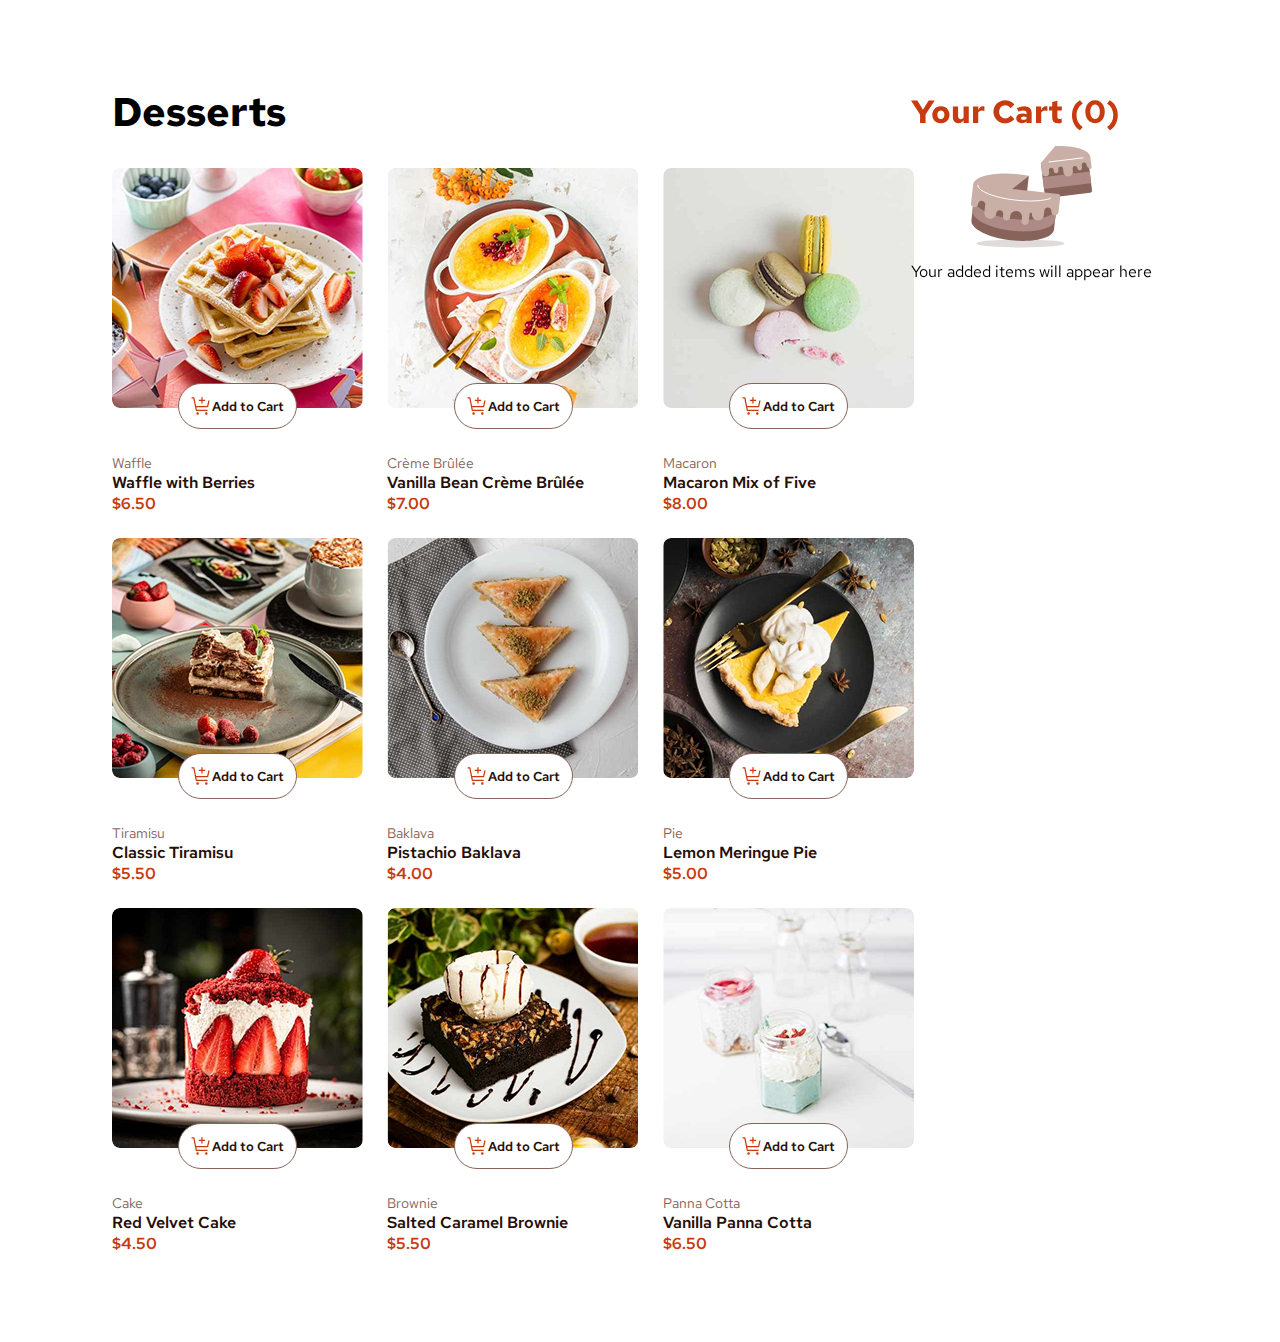
<file: index.html>
<!DOCTYPE html>
<html lang="en">
<head>
    <meta charset="UTF-8">
    <meta name="viewport" content="width=device-width, initial-scale=1.0">
    <link rel="preconnect" href="https://fonts.googleapis.com">
    <link rel="preconnect" href="https://fonts.gstatic.com" crossorigin>
    <link href="https://fonts.googleapis.com/css2?family=Red+Hat+Text:ital,wght@0,300..700;1,300..700&display=swap" rel="stylesheet">
    <link rel="stylesheet" href="./css/style.css">
    <title>Product_lict</title>
</head>
<body>
    
    <div class="container">
        <section class="desserts">
            <h1 class="title">
                Desserts
            </h1>
            <div class="desserts-lict">
                <div class="dessert-item">
                    <img src="./img/Item Image.jpg" alt="" class="dessert-img">
                    <button class="dessert-btn"><img src="./img/carbon_shopping-cart-plus.svg" alt=""> Add to Cart</button>
                    <div class="dessert-text">
                        <span class="dessert-categoriya">Waffle</span>
                        <span class="dessert-name">Waffle with Berries</span>
                        <span class="dessert-cost">$6.50</span>
                    </div>
                </div>
                <div class="dessert-item">
                    <img src="./img/Item Image.png" alt="" class="dessert-img">
                    <button class="dessert-btn"><img src="./img/carbon_shopping-cart-plus.svg" alt=""> Add to Cart</button>
                    <div class="dessert-text">
                        <span class="dessert-categoriya">Crème Brûlée</span>
                        <span class="dessert-name">Vanilla Bean Crème Brûlée</span>
                        <span class="dessert-cost">$7.00</span>
                    </div>
                </div>
                <div class="dessert-item">
                    <img src="./img/Item Image (1).png" alt="" class="dessert-img">
                    <button class="dessert-btn"><img src="./img/carbon_shopping-cart-plus.svg" alt=""> Add to Cart</button>
                    <div class="dessert-text">
                        <span class="dessert-categoriya">Macaron</span>
                        <span class="dessert-name">Macaron Mix of Five</span>
                        <span class="dessert-cost">$8.00</span>
                    </div>
                </div>
                <div class="dessert-item">
                    <img src="./img/Item Image (2).png" alt="" class="dessert-img">
                    <button class="dessert-btn"><img src="./img/carbon_shopping-cart-plus.svg" alt=""> Add to Cart</button>
                    <div class="dessert-text">
                        <span class="dessert-categoriya">Tiramisu</span>
                        <span class="dessert-name">Classic Tiramisu</span>
                        <span class="dessert-cost">$5.50</span>
                    </div>
                </div>
                <div class="dessert-item">
                    <img src="./img/Item Image (3).png" alt="" class="dessert-img">
                    <button class="dessert-btn"><img src="./img/carbon_shopping-cart-plus.svg" alt=""> Add to Cart</button>
                    <div class="dessert-text">
                        <span class="dessert-categoriya">Baklava</span>
                        <span class="dessert-name">Pistachio Baklava</span>
                        <span class="dessert-cost">$4.00</span>
                    </div>
                </div>
                <div class="dessert-item">
                    <img src="./img/Item Image (4).png" alt="" class="dessert-img">
                    <button class="dessert-btn"><img src="./img/carbon_shopping-cart-plus.svg" alt=""> Add to Cart</button>
                    <div class="dessert-text">
                        <span class="dessert-categoriya">Pie</span>
                        <span class="dessert-name">Lemon Meringue Pie</span>
                        <span class="dessert-cost">$5.00</span>
                    </div>
                </div>
                <div class="dessert-item">
                    <img src="./img/Item Image (5).png" alt="" class="dessert-img">
                    <button class="dessert-btn"><img src="./img/carbon_shopping-cart-plus.svg" alt=""> Add to Cart</button>
                    <div class="dessert-text">
                        <span class="dessert-categoriya">Cake</span>
                        <span class="dessert-name">Red Velvet Cake</span>
                        <span class="dessert-cost">$4.50</span>
                    </div>
                </div>
                <div class="dessert-item">
                    <img src="./img/Item Image (6).png" alt="" class="dessert-img">
                    <button class="dessert-btn"><img src="./img/carbon_shopping-cart-plus.svg" alt=""> Add to Cart</button>
                    <div class="dessert-text">
                        <span class="dessert-categoriya">Brownie</span>
                        <span class="dessert-name">Salted Caramel Brownie</span>
                        <span class="dessert-cost">$5.50</span>
                    </div>
                </div>
                <div class="dessert-item">
                    <img src="./img/Item Image (7).png" alt="" class="dessert-img">
                    <button class="dessert-btn"><img src="./img/carbon_shopping-cart-plus.svg" alt=""> Add to Cart</button>
                    <div class="dessert-text">
                        <span class="dessert-categoriya">Panna Cotta</span>
                        <span class="dessert-name">Vanilla Panna Cotta</span>
                        <span class="dessert-cost">$6.50    </span>
                    </div>
                </div>
            </div>
        </section>
        <section class="cart">
            <h1 class="cart-title">Your Cart (0)</h1>
            <div class="cart-empty">
                <img class="cart-img" src="./img/Empty Illustration.svg" alt="">
                <span class="cart-symbol">Your added items will appear here</span>
            </div>
        </section> 
    </div>




    <script src="./js/main.js"></script>
</body>
</html>
</file>
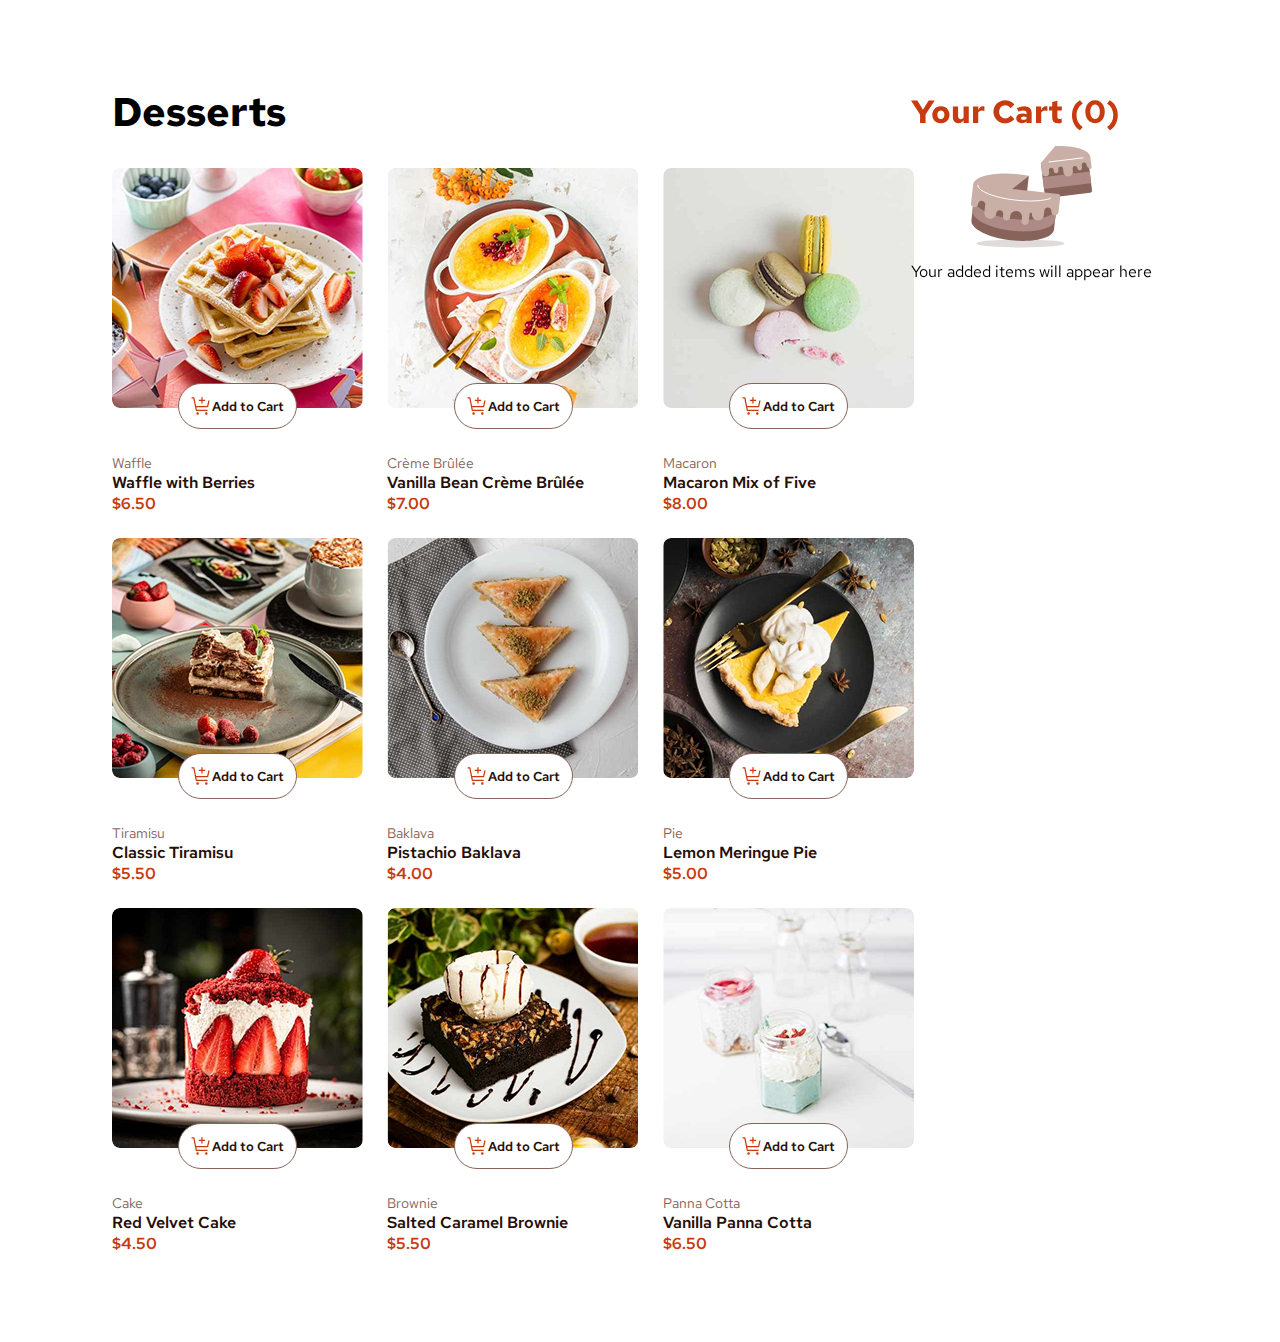
<file: inde.html>
<!DOCTYPE html>
<html lang="en">
<head>
    <meta charset="UTF-8">
    <meta name="viewport" content="width=device-width, initial-scale=1.0">
    <link rel="preconnect" href="https://fonts.googleapis.com">
    <link rel="preconnect" href="https://fonts.gstatic.com" crossorigin>
    <link href="https://fonts.googleapis.com/css2?family=Red+Hat+Text:ital,wght@0,300..700;1,300..700&display=swap" rel="stylesheet">
    <link rel="stylesheet" href="./css/style.css">
    <title>Product_lict</title>
</head>
<body>
    
    <div class="container">
        <section class="desserts">
            <h1 class="title">
                Desserts
            </h1>
            <div class="desserts-lict">
                <div class="dessert-item">
                    <img src="./img/Item Image.jpg" alt="" class="dessert-img">
                    <button class="dessert-btn"><img src="./img/carbon_shopping-cart-plus.svg" alt=""> Add to Cart</button>
                    <div class="dessert-text">
                        <span class="dessert-categoriya">Waffle</span>
                        <span class="dessert-name">Waffle with Berries</span>
                        <span class="dessert-cost">$6.50</span>
                    </div>
                </div>
                <div class="dessert-item">
                    <img src="./img/Item Image.png" alt="" class="dessert-img">
                    <button class="dessert-btn"><img src="./img/carbon_shopping-cart-plus.svg" alt=""> Add to Cart</button>
                    <div class="dessert-text">
                        <span class="dessert-categoriya">Crème Brûlée</span>
                        <span class="dessert-name">Vanilla Bean Crème Brûlée</span>
                        <span class="dessert-cost">$7.00</span>
                    </div>
                </div>
                <div class="dessert-item">
                    <img src="./img/Item Image (1).png" alt="" class="dessert-img">
                    <button class="dessert-btn"><img src="./img/carbon_shopping-cart-plus.svg" alt=""> Add to Cart</button>
                    <div class="dessert-text">
                        <span class="dessert-categoriya">Macaron</span>
                        <span class="dessert-name">Macaron Mix of Five</span>
                        <span class="dessert-cost">$8.00</span>
                    </div>
                </div>
                <div class="dessert-item">
                    <img src="./img/Item Image (2).png" alt="" class="dessert-img">
                    <button class="dessert-btn"><img src="./img/carbon_shopping-cart-plus.svg" alt=""> Add to Cart</button>
                    <div class="dessert-text">
                        <span class="dessert-categoriya">Tiramisu</span>
                        <span class="dessert-name">Classic Tiramisu</span>
                        <span class="dessert-cost">$5.50</span>
                    </div>
                </div>
                <div class="dessert-item">
                    <img src="./img/Item Image (3).png" alt="" class="dessert-img">
                    <button class="dessert-btn"><img src="./img/carbon_shopping-cart-plus.svg" alt=""> Add to Cart</button>
                    <div class="dessert-text">
                        <span class="dessert-categoriya">Baklava</span>
                        <span class="dessert-name">Pistachio Baklava</span>
                        <span class="dessert-cost">$4.00</span>
                    </div>
                </div>
                <div class="dessert-item">
                    <img src="./img/Item Image (4).png" alt="" class="dessert-img">
                    <button class="dessert-btn"><img src="./img/carbon_shopping-cart-plus.svg" alt=""> Add to Cart</button>
                    <div class="dessert-text">
                        <span class="dessert-categoriya">Pie</span>
                        <span class="dessert-name">Lemon Meringue Pie</span>
                        <span class="dessert-cost">$5.00</span>
                    </div>
                </div>
                <div class="dessert-item">
                    <img src="./img/Item Image (5).png" alt="" class="dessert-img">
                    <button class="dessert-btn"><img src="./img/carbon_shopping-cart-plus.svg" alt=""> Add to Cart</button>
                    <div class="dessert-text">
                        <span class="dessert-categoriya">Cake</span>
                        <span class="dessert-name">Red Velvet Cake</span>
                        <span class="dessert-cost">$4.50</span>
                    </div>
                </div>
                <div class="dessert-item">
                    <img src="./img/Item Image (6).png" alt="" class="dessert-img">
                    <button class="dessert-btn"><img src="./img/carbon_shopping-cart-plus.svg" alt=""> Add to Cart</button>
                    <div class="dessert-text">
                        <span class="dessert-categoriya">Brownie</span>
                        <span class="dessert-name">Salted Caramel Brownie</span>
                        <span class="dessert-cost">$5.50</span>
                    </div>
                </div>
                <div class="dessert-item">
                    <img src="./img/Item Image (7).png" alt="" class="dessert-img">
                    <button class="dessert-btn"><img src="./img/carbon_shopping-cart-plus.svg" alt=""> Add to Cart</button>
                    <div class="dessert-text">
                        <span class="dessert-categoriya">Panna Cotta</span>
                        <span class="dessert-name">Vanilla Panna Cotta</span>
                        <span class="dessert-cost">$6.50    </span>
                    </div>
                </div>
            </div>
        </section>
        <section class="cart">
            <h1 class="cart-title">Your Cart (0)</h1>
            <div class="cart-empty">
                <img class="cart-img" src="./img/Empty Illustration.svg" alt="">
                <span class="cart-symbol">Your added items will appear here</span>
            </div>
        </section> 
    </div>





    <script src="./js/main.js"></script>
</body>
</html>
</file>
<file: css/style.css>
:root{
    ---Red: rgba(199, 59, 15, 1);
    ---Dark: rgba(38, 15, 8, 1);
    ---Brown: rgba(135, 99, 90, 1);
    ---White: rgba(255, 255, 255, 1);
    
}

* {
    margin: 0;
    padding: 0;
    box-sizing: border-box;
    font-family: "Red Hat Text";
}


.container {
    display: flex;
    width: 100%;
    padding: 88px 112px;
    position: relative;
}


.desserts {
    display: flex;
    flex-direction: column;
    row-gap: 32px;
    max-width: 1000px;
    width: 100%;

}   

.title {
    font-size:  40px;
    font-weight: 700;
    line-height: 120%; /* 48px */

}

.desserts-lict {
    display: flex;
    flex-wrap: wrap;
    gap: 24px;
}

.dessert-item {
    display: flex;
    flex-direction: column;

}

.dessert-img {
    height: 240px;
    border-radius: 8px;

}

.dessert-btn {
    padding: 12px;
    background-color: var(---White);
    border: 1px solid  var(---Brown); 
    border-radius: 50px; 
    color: var(---Dark);
    display: flex;
    align-items: center;
    justify-content: center;
    font-weight: 600;
    transform: translateY(-25px);
    width: max-content;
    margin: auto;
}

.dessert-categoriya {
    color: var(---Brown);
    font-weight: 400;
    font-size: 14px;
}

.dessert-name {
    color: var(---Dark);
    font-weight: 600;
    font-size: 16px;
}

.dessert-cost {
    color: var(---Red);
    font-size: 16px;
    font-weight: 600;
    
}

.dessert-text {
    display: flex;
    flex-direction: column;
}

.cart {
    display: flex;
    flex-direction: column;
    position: fixed;
    top:  10%;
    right: 10%;
}

.cart-img {
    width: 128px;
    height: 128px;
    
}

.cart-title {
    color: var(---Red);
    text-align: left;
}

.cart-empty {
    display: flex;
    flex-direction: column;
    align-items: center;
}

.dessert-btn {
    cursor: pointer;
}
</file>
